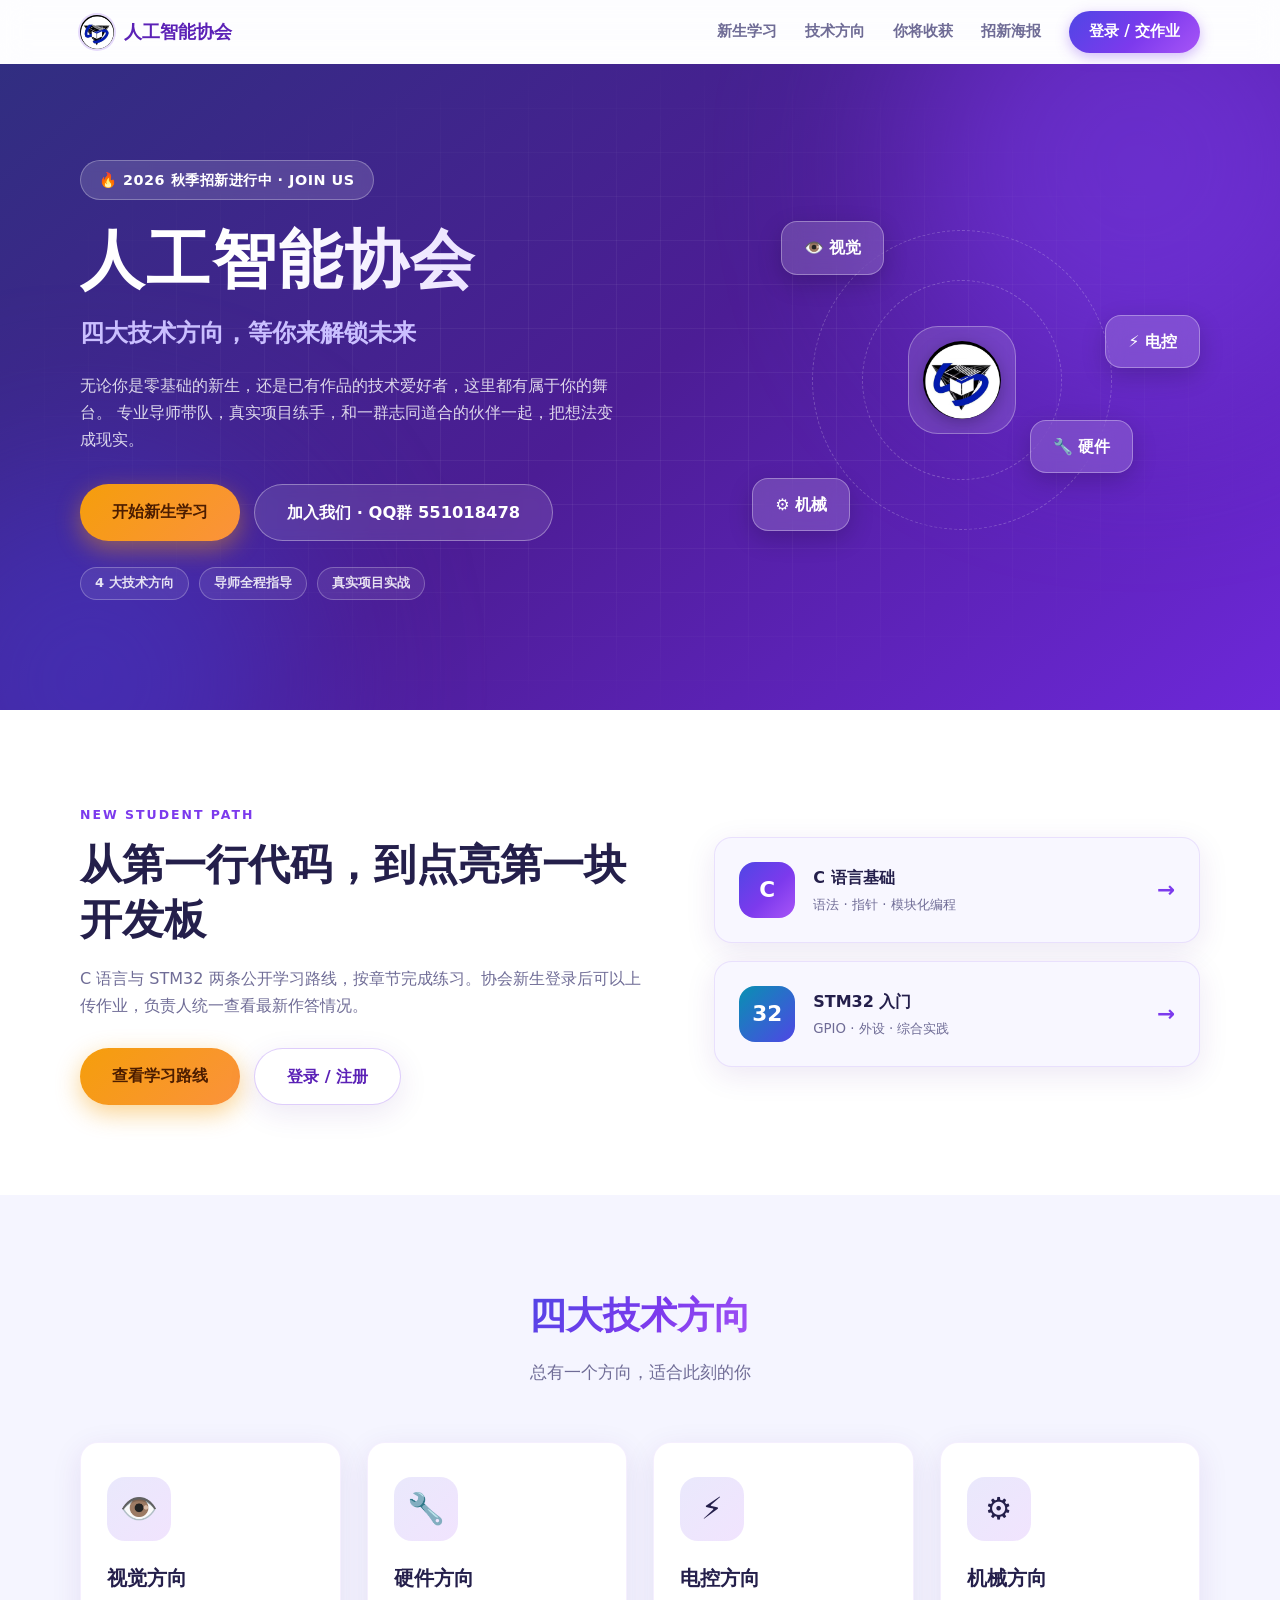
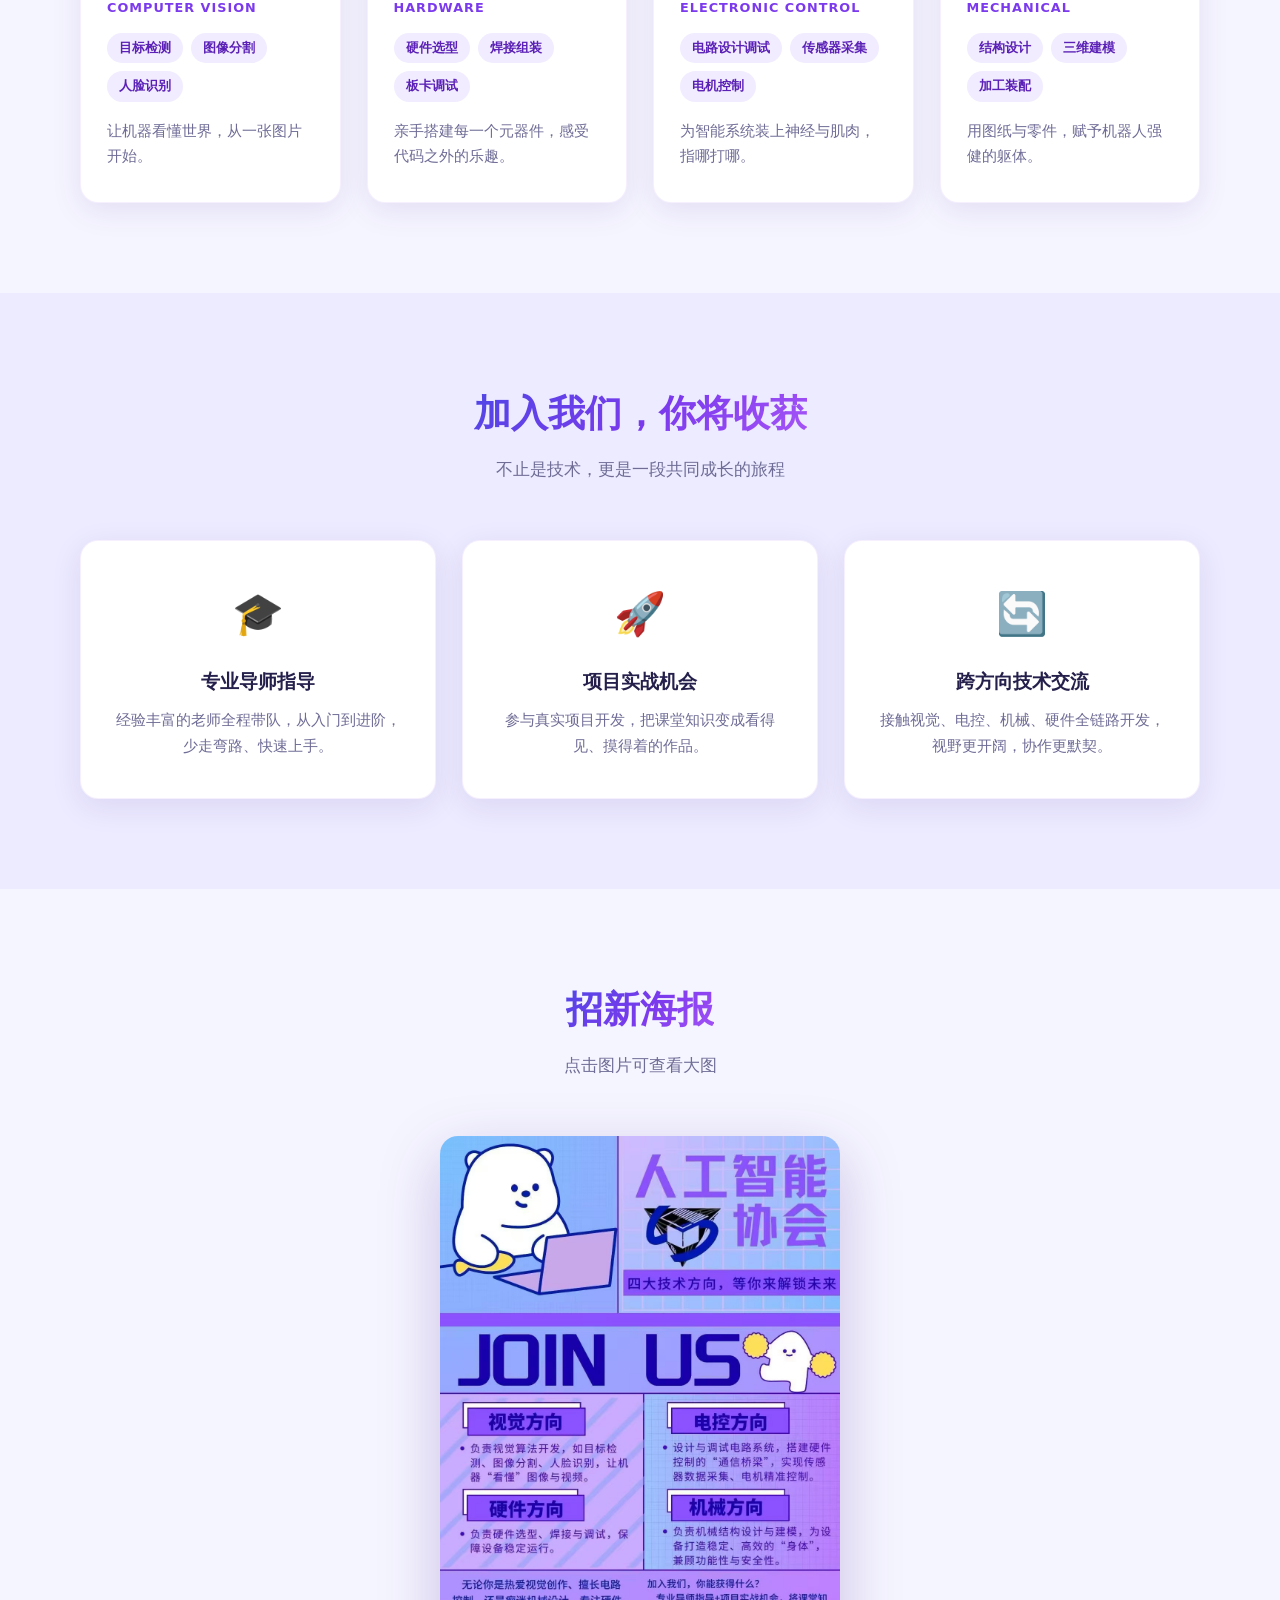
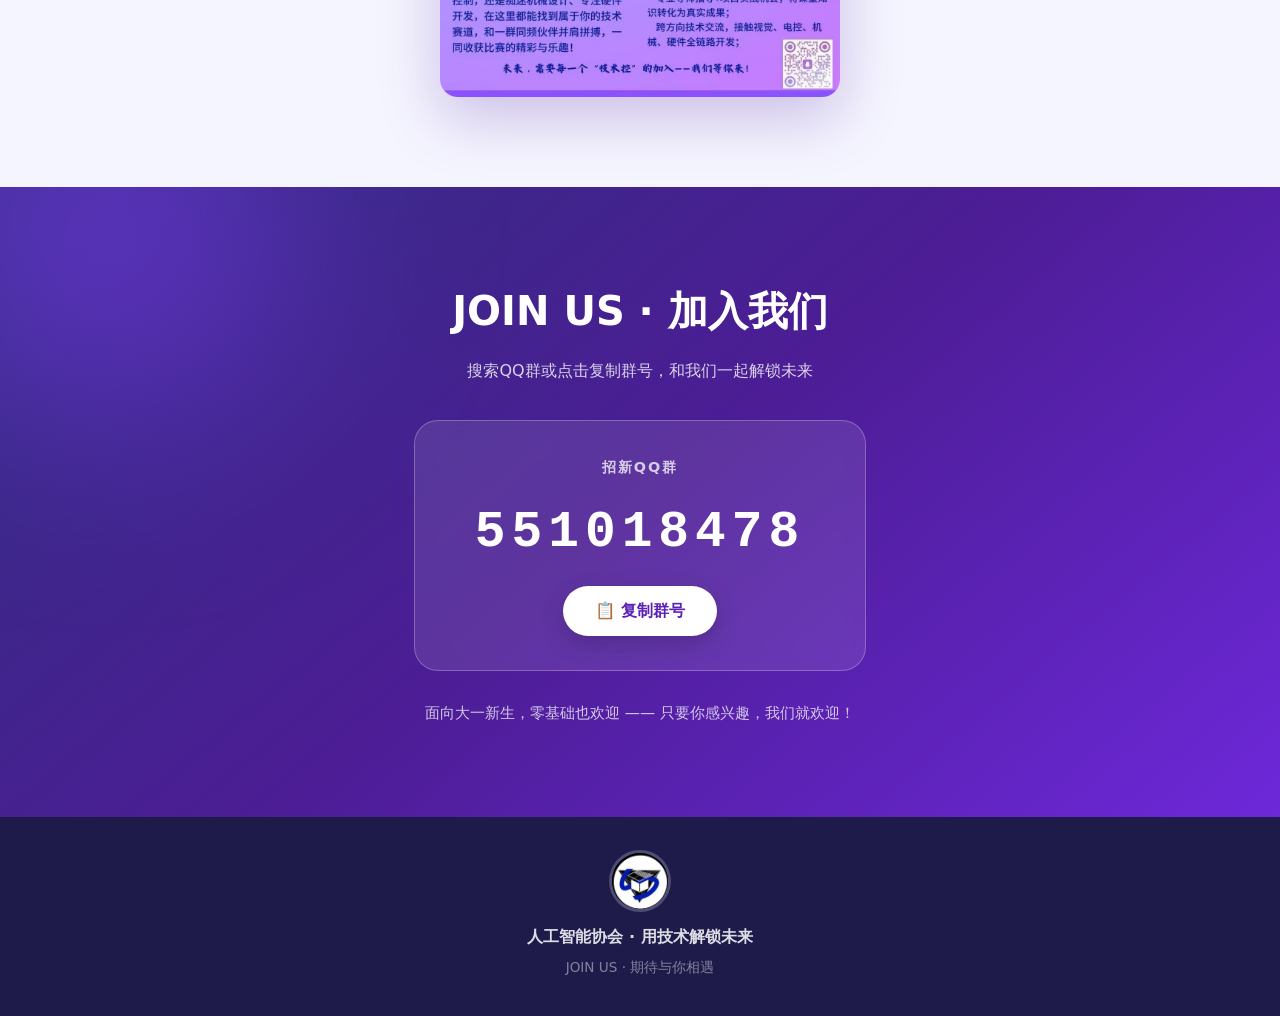
<file: index.html>
<!DOCTYPE html>
<html lang="zh-CN" class="no-js">
<head>
  <meta charset="UTF-8">
  <meta name="viewport" content="width=device-width, initial-scale=1.0">
  <title>人工智能协会 · 2026 招新 | 四大技术方向，等你来解锁未来</title>
  <meta name="description" content="人工智能协会秋季招新！视觉、硬件、电控、机械四大技术方向，专业导师指导 + 项目实战机会，零基础也能加入。招新QQ群：551018478">
  <link rel="icon" href="assets/favicon.png" type="image/png">
  <link rel="stylesheet" href="css/style.css">
</head>
<body id="top">

  <!-- 顶部导航 -->
  <header class="navbar" id="navbar">
    <div class="container nav-inner">
      <a class="brand" href="#top">
        <img class="brand-logo" src="assets/logo.jpg" alt="人工智能协会会徽">
        <span class="brand-name">人工智能协会</span>
      </a>
      <nav class="nav-links">
        <a href="learn.html">新生学习</a>
        <a href="#directions">技术方向</a>
        <a href="#benefits">你将收获</a>
        <a href="#poster">招新海报</a>
        <a href="account.html" class="nav-cta">登录 / 交作业</a>
      </nav>
    </div>
  </header>

  <!-- 首屏 -->
  <section class="hero">
    <div class="hero-bg" aria-hidden="true">
      <div class="glow glow-1"></div>
      <div class="glow glow-2"></div>
      <div class="grid-overlay"></div>
    </div>
    <div class="container hero-inner">
      <div class="hero-text">
        <span class="hero-badge reveal">🔥 2026 秋季招新进行中 · JOIN US</span>
        <h1 class="reveal">人工智能协会</h1>
        <p class="hero-slogan reveal">四大技术方向，等你来解锁未来</p>
        <p class="hero-desc reveal">
          无论你是零基础的新生，还是已有作品的技术爱好者，这里都有属于你的舞台。
          专业导师带队，真实项目练手，和一群志同道合的伙伴一起，把想法变成现实。
        </p>
        <div class="hero-actions reveal">
          <a href="learn.html" class="btn btn-primary btn-lg">开始新生学习</a>
          <a href="#join" class="btn btn-ghost btn-lg">加入我们 · QQ群 551018478</a>
        </div>
        <div class="hero-tags reveal">
          <span>4 大技术方向</span>
          <span>导师全程指导</span>
          <span>真实项目实战</span>
        </div>
      </div>
      <div class="hero-visual reveal" aria-hidden="true">
        <div class="orbit-ring ring-1"></div>
        <div class="orbit-ring ring-2"></div>
        <div class="float-card fc-1">👁️ 视觉</div>
        <div class="float-card fc-2">⚡ 电控</div>
        <div class="float-card fc-3">⚙️ 机械</div>
        <div class="float-card fc-4">🔧 硬件</div>
        <div class="core-badge"><img src="assets/logo.jpg" alt="人工智能协会会徽"></div>
      </div>
    </div>
  </section>

  <!-- 新生学习 -->
  <section class="section learning-entry" id="learning">
    <div class="container learning-entry-inner">
      <div class="learning-entry-copy reveal">
        <span class="eyebrow">NEW STUDENT PATH</span>
        <h2>从第一行代码，到点亮第一块开发板</h2>
        <p>C 语言与 STM32 两条公开学习路线，按章节完成练习。协会新生登录后可以上传作业，负责人统一查看最新作答情况。</p>
        <div class="hero-actions">
          <a class="btn btn-primary btn-lg" href="learn.html">查看学习路线</a>
          <a class="btn btn-outline btn-lg" href="account.html">登录 / 注册</a>
        </div>
      </div>
      <div class="learning-paths reveal">
        <a class="learning-path" href="learn.html?course=c-language">
          <span class="learning-path-icon">C</span>
          <span><strong>C 语言基础</strong><small>语法 · 指针 · 模块化编程</small></span>
          <b aria-hidden="true">→</b>
        </a>
        <a class="learning-path" href="learn.html?course=stm32">
          <span class="learning-path-icon stm32">32</span>
          <span><strong>STM32 入门</strong><small>GPIO · 外设 · 综合实践</small></span>
          <b aria-hidden="true">→</b>
        </a>
      </div>
    </div>
  </section>

  <!-- 四大技术方向 -->
  <section class="section" id="directions">
    <div class="container">
      <div class="section-head reveal">
        <h2>四大技术方向</h2>
        <p>总有一个方向，适合此刻的你</p>
      </div>
      <div class="grid-4">
        <div class="dir-card reveal">
          <div class="dir-icon">👁️</div>
          <h3>视觉方向</h3>
          <p class="dir-en">Computer Vision</p>
          <ul class="dir-tags">
            <li>目标检测</li>
            <li>图像分割</li>
            <li>人脸识别</li>
          </ul>
          <p class="dir-desc">让机器看懂世界，从一张图片开始。</p>
        </div>
        <div class="dir-card reveal">
          <div class="dir-icon">🔧</div>
          <h3>硬件方向</h3>
          <p class="dir-en">Hardware</p>
          <ul class="dir-tags">
            <li>硬件选型</li>
            <li>焊接组装</li>
            <li>板卡调试</li>
          </ul>
          <p class="dir-desc">亲手搭建每一个元器件，感受代码之外的乐趣。</p>
        </div>
        <div class="dir-card reveal">
          <div class="dir-icon">⚡</div>
          <h3>电控方向</h3>
          <p class="dir-en">Electronic Control</p>
          <ul class="dir-tags">
            <li>电路设计调试</li>
            <li>传感器采集</li>
            <li>电机控制</li>
          </ul>
          <p class="dir-desc">为智能系统装上神经与肌肉，指哪打哪。</p>
        </div>
        <div class="dir-card reveal">
          <div class="dir-icon">⚙️</div>
          <h3>机械方向</h3>
          <p class="dir-en">Mechanical</p>
          <ul class="dir-tags">
            <li>结构设计</li>
            <li>三维建模</li>
            <li>加工装配</li>
          </ul>
          <p class="dir-desc">用图纸与零件，赋予机器人强健的躯体。</p>
        </div>
      </div>
    </div>
  </section>

  <!-- 加入收获 -->
  <section class="section section-alt" id="benefits">
    <div class="container">
      <div class="section-head reveal">
        <h2>加入我们，你将收获</h2>
        <p>不止是技术，更是一段共同成长的旅程</p>
      </div>
      <div class="grid-3">
        <div class="benefit-card reveal">
          <div class="benefit-icon">🎓</div>
          <h3>专业导师指导</h3>
          <p>经验丰富的老师全程带队，从入门到进阶，少走弯路、快速上手。</p>
        </div>
        <div class="benefit-card reveal">
          <div class="benefit-icon">🚀</div>
          <h3>项目实战机会</h3>
          <p>参与真实项目开发，把课堂知识变成看得见、摸得着的作品。</p>
        </div>
        <div class="benefit-card reveal">
          <div class="benefit-icon">🔄</div>
          <h3>跨方向技术交流</h3>
          <p>接触视觉、电控、机械、硬件全链路开发，视野更开阔，协作更默契。</p>
        </div>
      </div>
    </div>
  </section>

  <!-- 招新海报 -->
  <section class="section" id="poster">
    <div class="container">
      <div class="section-head reveal">
        <h2>招新海报</h2>
        <p>点击图片可查看大图</p>
      </div>
      <a class="poster-wrap reveal" href="assets/poster.jpg" target="_blank" rel="noopener">
        <img src="assets/poster.jpg" alt="人工智能协会招新海报">
      </a>
    </div>
  </section>

  <!-- 加入我们 -->
  <section class="section join" id="join">
    <div class="container join-inner">
      <h2 class="reveal">JOIN US · 加入我们</h2>
      <p class="join-sub reveal">搜索QQ群或点击复制群号，和我们一起解锁未来</p>
      <div class="qq-box reveal">
        <div class="qq-label">招新QQ群</div>
        <div class="qq-number" id="qqNumber">551018478</div>
        <button class="btn btn-light btn-lg" id="copyQQBtn" type="button">📋 复制群号</button>
      </div>
      <p class="join-tip reveal">面向大一新生，零基础也欢迎 —— 只要你感兴趣，我们就欢迎！</p>
    </div>
  </section>

  <!-- 页脚 -->
  <footer class="footer">
    <div class="container">
      <img class="footer-logo" src="assets/logo.jpg" alt="人工智能协会会徽">
      <p>人工智能协会 · 用技术解锁未来</p>
      <p class="footer-sub">JOIN US · 期待与你相遇</p>
    </div>
  </footer>

  <script src="js/main.js"></script>
  <script src="js/sw-register.js"></script>
</body>
</html>
</file>
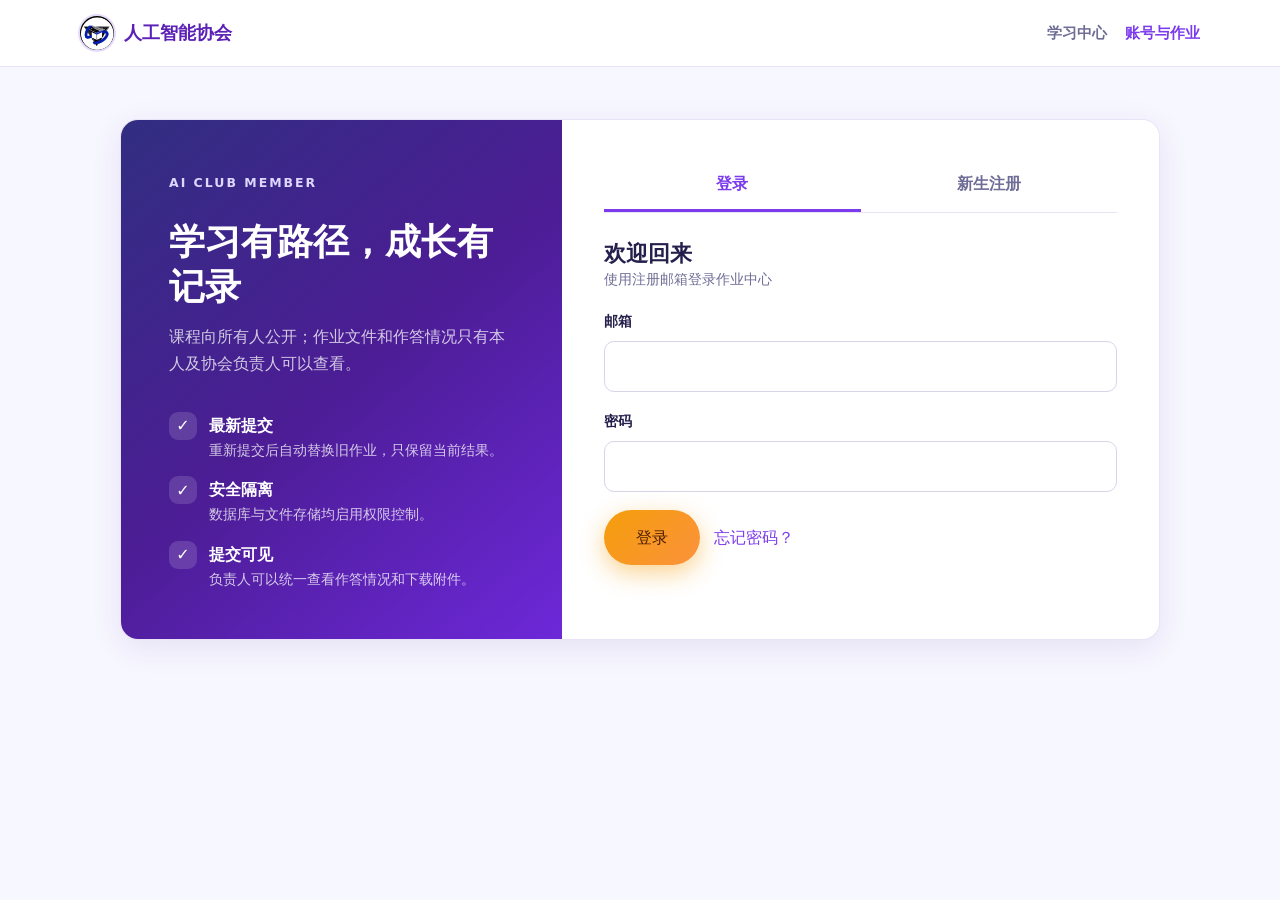
<file: account.html>
<!DOCTYPE html>
<html lang="zh-CN">
<head>
  <meta charset="UTF-8">
  <meta name="viewport" content="width=device-width, initial-scale=1.0">
  <title>账号与作业 · 人工智能协会</title>
  <meta name="description" content="人工智能协会新生注册与作业提交中心。">
  <link rel="icon" href="assets/favicon.png" type="image/png">
  <link rel="stylesheet" href="css/style.css">
  <link rel="stylesheet" href="css/portal.css">
</head>
<body class="portal-page">
  <header class="portal-nav">
    <div class="container portal-nav-inner">
      <a class="brand" href="index.html"><img class="brand-logo" src="assets/logo.jpg" alt="人工智能协会会徽"><span class="brand-name">人工智能协会</span></a>
      <nav class="portal-nav-actions" aria-label="主要导航"><a href="learn.html">学习中心</a><a class="active" href="account.html">账号与作业</a><a id="adminLink" class="hidden" href="admin.html">管理后台</a></nav>
    </div>
  </header>

  <div class="container"><div id="globalNotice" class="notice setup-banner hidden" role="status"></div></div>

  <main id="authCheckingView" class="portal-main">
    <div class="container"><div class="portal-card loading">正在验证登录状态…</div></div>
  </main>

  <main id="authView" class="hidden">
    <section class="portal-card auth-shell">
      <div class="auth-aside">
        <span class="eyebrow" style="color:#ddd6fe">AI CLUB MEMBER</span>
        <h1>学习有路径，成长有记录</h1>
        <p>课程向所有人公开；作业文件和作答情况只有本人及协会负责人可以查看。</p>
        <div class="auth-points">
          <div class="auth-point"><span>✓</span><div><strong>最新提交</strong><p class="small">重新提交后自动替换旧作业，只保留当前结果。</p></div></div>
          <div class="auth-point"><span>✓</span><div><strong>安全隔离</strong><p class="small">数据库与文件存储均启用权限控制。</p></div></div>
          <div class="auth-point"><span>✓</span><div><strong>提交可见</strong><p class="small">负责人可以统一查看作答情况和下载附件。</p></div></div>
        </div>
      </div>
      <div class="auth-panel">
        <div class="tab-list" id="authTabs"><button type="button" data-auth-tab="login" class="active">登录</button><button type="button" data-auth-tab="register">新生注册</button></div>

        <form id="loginForm" class="stack">
          <div><h2>欢迎回来</h2><p class="muted small">使用注册邮箱登录作业中心</p></div>
          <div class="field"><label for="loginEmail">邮箱</label><input id="loginEmail" name="email" type="email" autocomplete="email" required></div>
          <div class="field"><label for="loginPassword">密码</label><input id="loginPassword" name="password" type="password" autocomplete="current-password" minlength="8" required></div>
          <div id="loginMessage" class="notice hidden" role="status"></div>
          <div class="form-actions"><button class="btn btn-primary btn-lg" type="submit">登录</button><button class="text-button" id="forgotButton" type="button">忘记密码？</button></div>
        </form>

        <form id="registerForm" class="stack hidden">
          <div><h2>新生注册</h2><p class="muted small">填写本届邀请码，注册成功后可直接进入作业中心</p></div>
          <div class="form-grid">
            <div class="field"><label for="regEmail">邮箱</label><input id="regEmail" name="email" type="email" autocomplete="email" maxlength="254" required></div>
            <div class="field"><label for="regName">真实姓名</label><input id="regName" name="fullName" maxlength="50" autocomplete="name" required></div>
            <div class="field"><label for="regStudentId">学号</label><input id="regStudentId" name="studentId" maxlength="30" inputmode="numeric" required></div>
            <div class="field"><label for="regMajor">专业班级</label><input id="regMajor" name="majorClass" maxlength="80" placeholder="如：自动化 2601 班" required></div>
            <div class="field"><label for="regQQ">QQ</label><input id="regQQ" name="qq" inputmode="numeric" pattern="[1-9][0-9]{4,11}" maxlength="12" required></div>
            <div class="field"><label for="regInvite">本届邀请码</label><input id="regInvite" name="inviteCode" type="password" maxlength="64" autocomplete="off" required></div>
            <div class="field"><label for="regPassword">密码</label><input id="regPassword" name="password" type="password" minlength="8" maxlength="72" autocomplete="new-password" required><span class="field-help">至少 8 位，不要与其他网站共用密码</span></div>
            <div class="field"><label for="regPasswordConfirm">确认密码</label><input id="regPasswordConfirm" name="passwordConfirm" type="password" minlength="8" maxlength="72" autocomplete="new-password" required></div>
            <label class="check-row field full"><input name="privacyAccepted" type="checkbox" required><span>我已阅读<a href="privacy.html" target="_blank">个人信息说明</a>，同意协会负责人为成员识别、查看作答情况和必要联系使用上述信息。</span></label>
          </div>
          <div id="registerMessage" class="notice hidden" role="status"></div>
          <div class="form-actions"><button class="btn btn-primary btn-lg" type="submit">注册并进入作业中心</button></div>
        </form>

        <form id="recoverForm" class="stack hidden">
          <div><h2>重置密码</h2><p class="muted small">输入注册邮箱，我们会发送密码重置链接。</p></div>
          <div class="field"><label for="recoverEmail">邮箱</label><input id="recoverEmail" name="email" type="email" autocomplete="email" required></div>
          <div id="recoverMessage" class="notice hidden" role="status"></div>
          <div class="form-actions"><button class="btn btn-primary btn-lg" type="submit">发送重置邮件</button><button class="text-button" data-back-login type="button">返回登录</button></div>
        </form>

        <form id="newPasswordForm" class="stack hidden">
          <div><h2>设置新密码</h2><p class="muted small">新密码至少 8 位。</p></div>
          <div class="field"><label for="newPassword">新密码</label><input id="newPassword" name="password" type="password" minlength="8" maxlength="72" autocomplete="new-password" required></div>
          <div class="field"><label for="newPasswordConfirm">确认新密码</label><input id="newPasswordConfirm" name="passwordConfirm" type="password" minlength="8" maxlength="72" autocomplete="new-password" required></div>
          <div id="newPasswordMessage" class="notice hidden" role="status"></div>
          <button class="btn btn-primary btn-lg" type="submit">保存新密码</button>
        </form>
      </div>
    </section>
  </main>

  <main id="dashboardView" class="portal-main hidden">
    <div class="container">
      <div class="dashboard-head split"><div><span class="eyebrow">MEMBER CENTER</span><h1 id="welcomeTitle">我的学习中心</h1><p class="muted" id="profileSummary"></p></div><button id="signOutButton" class="btn btn-outline btn-lg" type="button">退出登录</button></div>
      <div class="dashboard-layout">
        <nav class="portal-card dashboard-menu" id="dashboardMenu">
          <button class="active" type="button" data-panel="tasks">📚 作业任务</button>
          <button type="button" data-panel="submissions">📦 提交记录</button>
          <button type="button" data-panel="profile">👤 个人资料</button>
          <a href="learn.html">↗ 公开课程</a>
        </nav>
        <div>
          <section id="tasksPanel" data-dashboard-panel class="stack">
            <div class="stat-grid" id="studentStats"></div>
            <div class="portal-card portal-card-pad"><div class="split"><div><h2>课程任务</h2><p class="muted small">选择任务提交或查看最新状态</p></div></div><div id="taskList" class="task-list" style="margin-top:20px"></div></div>
          </section>
          <section id="submissionsPanel" data-dashboard-panel class="portal-card portal-card-pad hidden"><h2>当前提交记录</h2><p class="muted small">每个任务只保留最新一次提交</p><div id="submissionList" class="submission-list" style="margin-top:20px"></div></section>
          <section id="profilePanel" data-dashboard-panel class="portal-card portal-card-pad hidden"><h2>个人资料与隐私</h2><div id="profileDetails" class="stack" style="margin-top:20px"></div></section>
        </div>
      </div>
    </div>
  </main>

  <div id="submitModal" class="modal-backdrop hidden" role="dialog" aria-modal="true" aria-labelledby="submitModalTitle">
    <form id="submissionForm" class="modal">
      <div class="modal-head"><div><span class="eyebrow">SUBMISSION</span><h2 id="submitModalTitle">提交作业</h2><p id="submitModalDescription" class="muted small"></p></div><button class="icon-button" type="button" data-close-modal aria-label="关闭">✕</button></div>
      <div class="stack">
        <div class="field"><label for="repositoryUrl">链接（代码仓库 / 演示视频，选填）</label><input id="repositoryUrl" name="repositoryUrl" type="url" maxlength="500" placeholder="演示视频上传飞书后粘贴分享链接；或填 https://github.com/... 代码地址"></div>
        <div class="field"><label for="submissionDescription">作业说明（选填）</label><textarea id="submissionDescription" name="description" maxlength="2000" placeholder="可以补充运行方法或其他说明"></textarea><span class="field-help">最多 2000 字</span></div>
        <div class="field"><label for="submissionFiles">附件</label><input id="submissionFiles" name="files" type="file" accept=".zip,.pdf,.png,.jpg,.jpeg,application/zip,application/pdf,image/png,image/jpeg" multiple required><span class="field-help">ZIP / PDF / PNG / JPEG；最多 5 个文件，总计不超过 20MB</span></div>
        <div id="fileSummary" class="muted small"></div>
        <div id="submissionMessage" class="notice hidden" role="status"></div>
        <div class="form-actions"><button id="submitHomeworkButton" class="btn btn-primary btn-lg" type="submit">确认提交</button><button class="btn btn-outline btn-lg" type="button" data-close-modal>取消</button></div>
      </div>
    </form>
  </div>

  <script src="js/supabase-config.js"></script>
  <script src="js/supabase-api.js"></script>
  <script src="js/course-content.js"></script>
  <script src="js/account.js"></script>
  <script src="js/sw-register.js"></script>
</body>
</html>
</file>
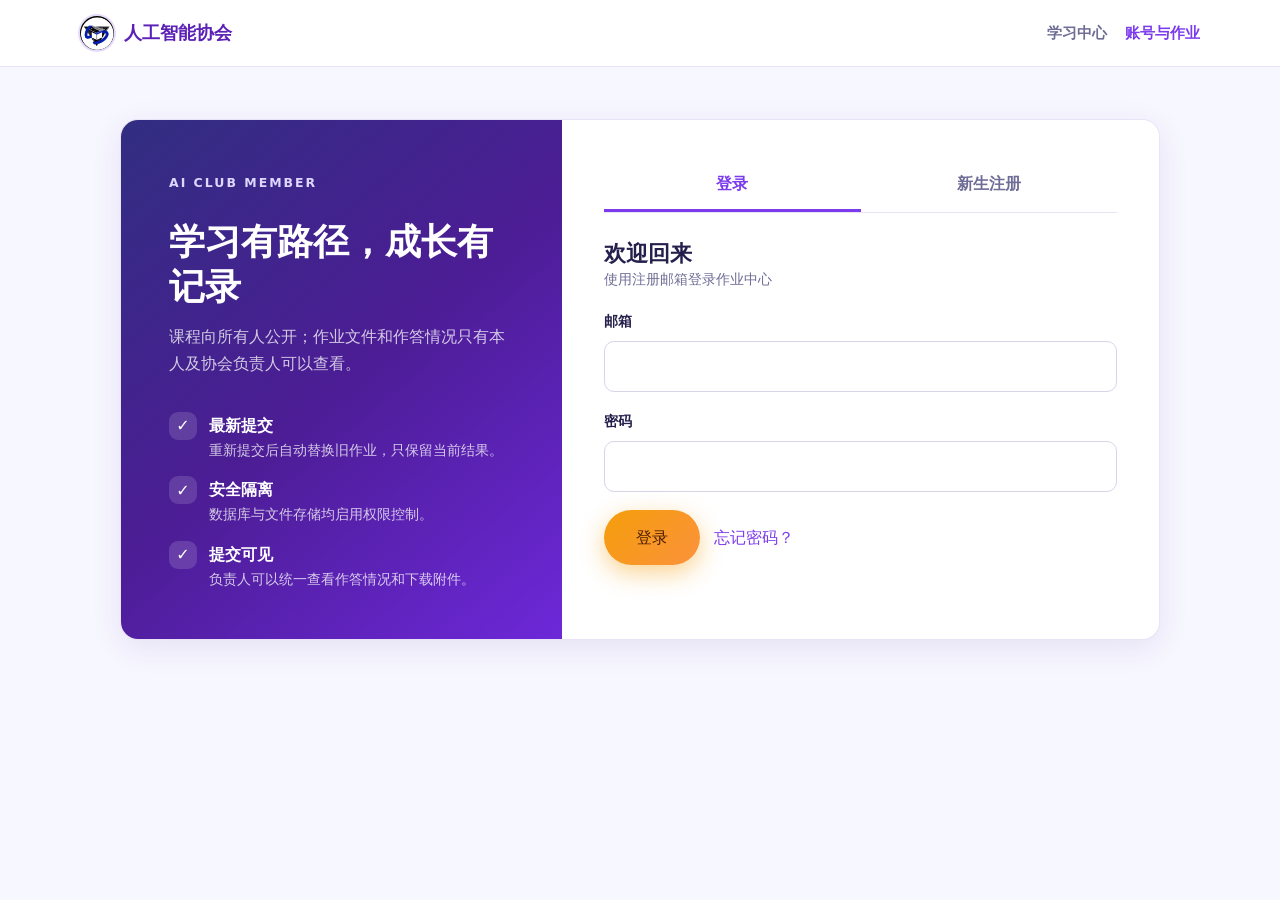
<file: admin.html>
<!DOCTYPE html>
<html lang="zh-CN">
<head>
  <meta charset="UTF-8"><meta name="viewport" content="width=device-width,initial-scale=1.0">
  <title>负责人后台 · 人工智能协会</title>
  <meta name="robots" content="noindex,nofollow">
  <link rel="icon" href="assets/favicon.png" type="image/png"><link rel="stylesheet" href="css/style.css"><link rel="stylesheet" href="css/portal.css">
</head>
<body class="portal-page">
  <header class="portal-nav"><div class="container portal-nav-inner"><a class="brand" href="index.html"><img class="brand-logo" src="assets/logo.jpg" alt="人工智能协会会徽"><span class="brand-name">负责人后台</span></a><nav class="portal-nav-actions"><a href="learn.html">学习中心</a><a href="account.html">学生中心</a><a class="active" href="admin.html">管理后台</a><button id="adminSignOut" class="text-button" type="button">退出</button></nav></div></header>
  <main class="portal-main"><div class="container">
    <div id="adminNotice" class="notice hidden" role="status"></div>
    <div id="adminLoading" class="portal-card loading">正在验证管理员身份…</div>
    <div id="adminApp" class="hidden">
      <div class="dashboard-head"><span class="eyebrow">ADMIN CONSOLE</span><h1>新生作答情况</h1><p class="muted">仅查看提交情况与附件，不包含批改、评分或反馈功能。</p></div>
      <div class="stat-grid" id="adminStats"></div>
      <div class="dashboard-layout" style="margin-top:26px">
        <nav class="portal-card dashboard-menu" id="adminMenu">
          <button class="active" type="button" data-admin-panel="submissions">📦 作业提交</button>
          <button type="button" data-admin-panel="students">👥 新生名单</button>
          <button type="button" data-admin-panel="invites">🔑 届别邀请码</button>
          <button type="button" data-admin-panel="deletions">🗑 删除申请</button>
        </nav>
        <div>
          <section id="submissionsPanel" data-admin-content>
            <div class="portal-card admin-toolbar">
              <div class="field"><label for="filterCohort">届别</label><select id="filterCohort"><option value="">全部届别</option></select></div>
              <div class="field"><label for="filterCourse">课程</label><select id="filterCourse"><option value="">全部课程</option></select></div>
              <div class="field"><label for="filterAssignment">任务</label><select id="filterAssignment"><option value="">全部任务</option></select></div>
              <div class="field"><label for="filterStudent">学生</label><input id="filterStudent" type="search" placeholder="姓名 / 学号 / 班级"></div>
              <div class="field"><label>&nbsp;</label><button id="resetFilters" class="btn btn-outline" type="button">清空筛选</button></div>
            </div>
            <div id="adminSubmissionList" class="admin-list"></div>
          </section>
          <section id="studentsPanel" data-admin-content class="portal-card portal-card-pad hidden"><div class="split"><div><h2>新生名单</h2><p class="muted small">按注册时间排序，并汇总提交任务数</p></div></div><div id="studentList" class="admin-list" style="margin-top:20px"></div></section>
          <section id="invitesPanel" data-admin-content class="stack hidden">
            <form id="inviteForm" class="portal-card portal-card-pad stack"><div><h2>设置届别邀请码</h2><p class="muted small">同一届新设置邀请码时，旧邀请码会自动停用；邀请码本身不会保存到数据库。</p></div><div class="form-grid"><div class="field"><label for="inviteCohort">届别名称</label><input id="inviteCohort" name="cohortLabel" maxlength="40" placeholder="如：2026 级" required></div><div class="field"><label for="inviteCode">新邀请码</label><input id="inviteCode" name="code" type="password" minlength="10" maxlength="64" autocomplete="new-password" required><span class="field-help">建议至少 12 位，包含字母和数字</span></div></div><div id="inviteMessage" class="notice hidden"></div><div><button class="btn btn-primary btn-lg" type="submit">保存并启用</button></div></form>
            <div class="portal-card portal-card-pad"><h2>邀请码状态</h2><div id="inviteList" style="margin-top:14px"></div></div>
          </section>
          <section id="deletionsPanel" data-admin-content class="portal-card portal-card-pad hidden"><h2>账号删除申请</h2><p class="notice warning" style="margin-top:12px">为防止浏览器持有高权限密钥，本页不直接删除认证账号。负责人核实身份后请在 Supabase Dashboard 的 Authentication → Users 中删除；相关资料会级联删除。</p><div id="deletionList" class="admin-list" style="margin-top:20px"></div></section>
        </div>
      </div>
    </div>
  </div></main>

  <div id="submissionDetailModal" class="modal-backdrop hidden" role="dialog" aria-modal="true" aria-labelledby="detailTitle"><div class="modal"><div class="modal-head"><div><span class="eyebrow">SUBMISSION DETAIL</span><h2 id="detailTitle">提交详情</h2></div><button class="icon-button" type="button" data-close-detail aria-label="关闭">✕</button></div><div id="detailBody" class="stack"></div></div></div>

  <script src="js/supabase-config.js"></script><script src="js/supabase-api.js"></script><script src="js/course-content.js"></script><script src="js/admin.js"></script>
  <script src="js/sw-register.js"></script>
</body></html>
</file>
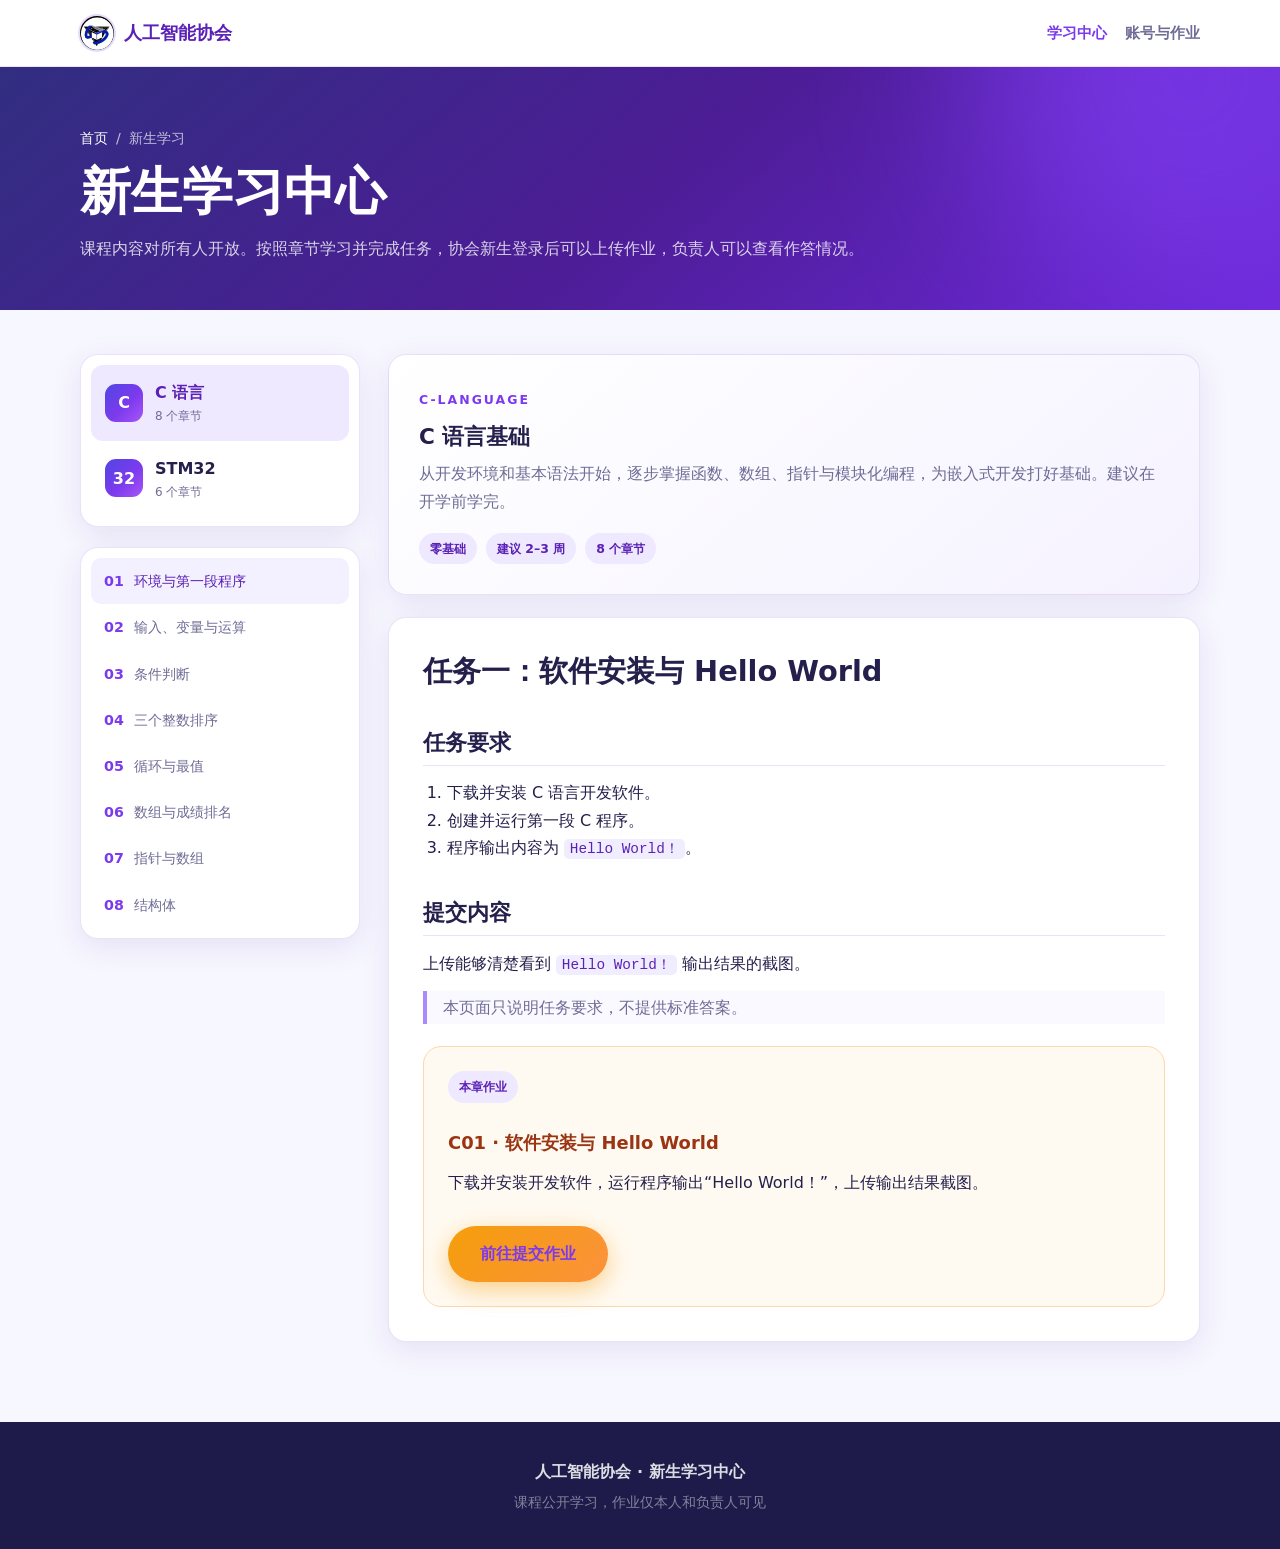
<file: learn.html>
<!DOCTYPE html>
<html lang="zh-CN">
<head>
  <meta charset="UTF-8">
  <meta name="viewport" content="width=device-width, initial-scale=1.0">
  <title>新生学习中心 · 人工智能协会</title>
  <meta name="description" content="人工智能协会 C 语言与 STM32 新生公开学习路线。">
  <link rel="icon" href="assets/favicon.png" type="image/png">
  <link rel="stylesheet" href="css/style.css">
  <link rel="stylesheet" href="css/portal.css">
</head>
<body class="portal-page">
  <header class="portal-nav">
    <div class="container portal-nav-inner">
      <a class="brand" href="index.html"><img class="brand-logo" src="assets/logo.jpg" alt="人工智能协会会徽"><span class="brand-name">人工智能协会</span></a>
      <nav class="portal-nav-actions" aria-label="主要导航">
        <a class="active" href="learn.html">学习中心</a>
        <a href="account.html" id="accountLink">账号与作业</a>
      </nav>
    </div>
  </header>

  <section class="portal-hero">
    <div class="container">
      <div class="breadcrumb"><a href="index.html">首页</a><span>/</span><span>新生学习</span></div>
      <h1>新生学习中心</h1>
      <p>课程内容对所有人开放。按照章节学习并完成任务，协会新生登录后可以上传作业，负责人可以查看作答情况。</p>
    </div>
  </section>

  <main class="portal-main">
    <div class="container">
      <div id="setupNotice" class="notice warning setup-banner hidden">作业系统尚未连接 Supabase；公开课程仍可正常学习。</div>
      <div class="portal-grid">
        <aside class="portal-sidebar">
          <div class="portal-card course-switcher" id="courseSwitcher" aria-label="课程选择"></div>
          <nav class="portal-card chapter-nav" id="chapterNav" aria-label="章节目录"></nav>
        </aside>
        <div id="courseMain" aria-live="polite"><div class="portal-card loading">正在加载课程…</div></div>
      </div>
    </div>
  </main>

  <footer class="footer"><div class="container"><p>人工智能协会 · 新生学习中心</p><p class="footer-sub">课程公开学习，作业仅本人和负责人可见</p></div></footer>

  <script src="js/supabase-config.js"></script>
  <script src="js/supabase-api.js"></script>
  <script src="js/course-content.js"></script>
  <script src="js/learn.js"></script>
  <script src="js/sw-register.js"></script>
</body>
</html>
</file>
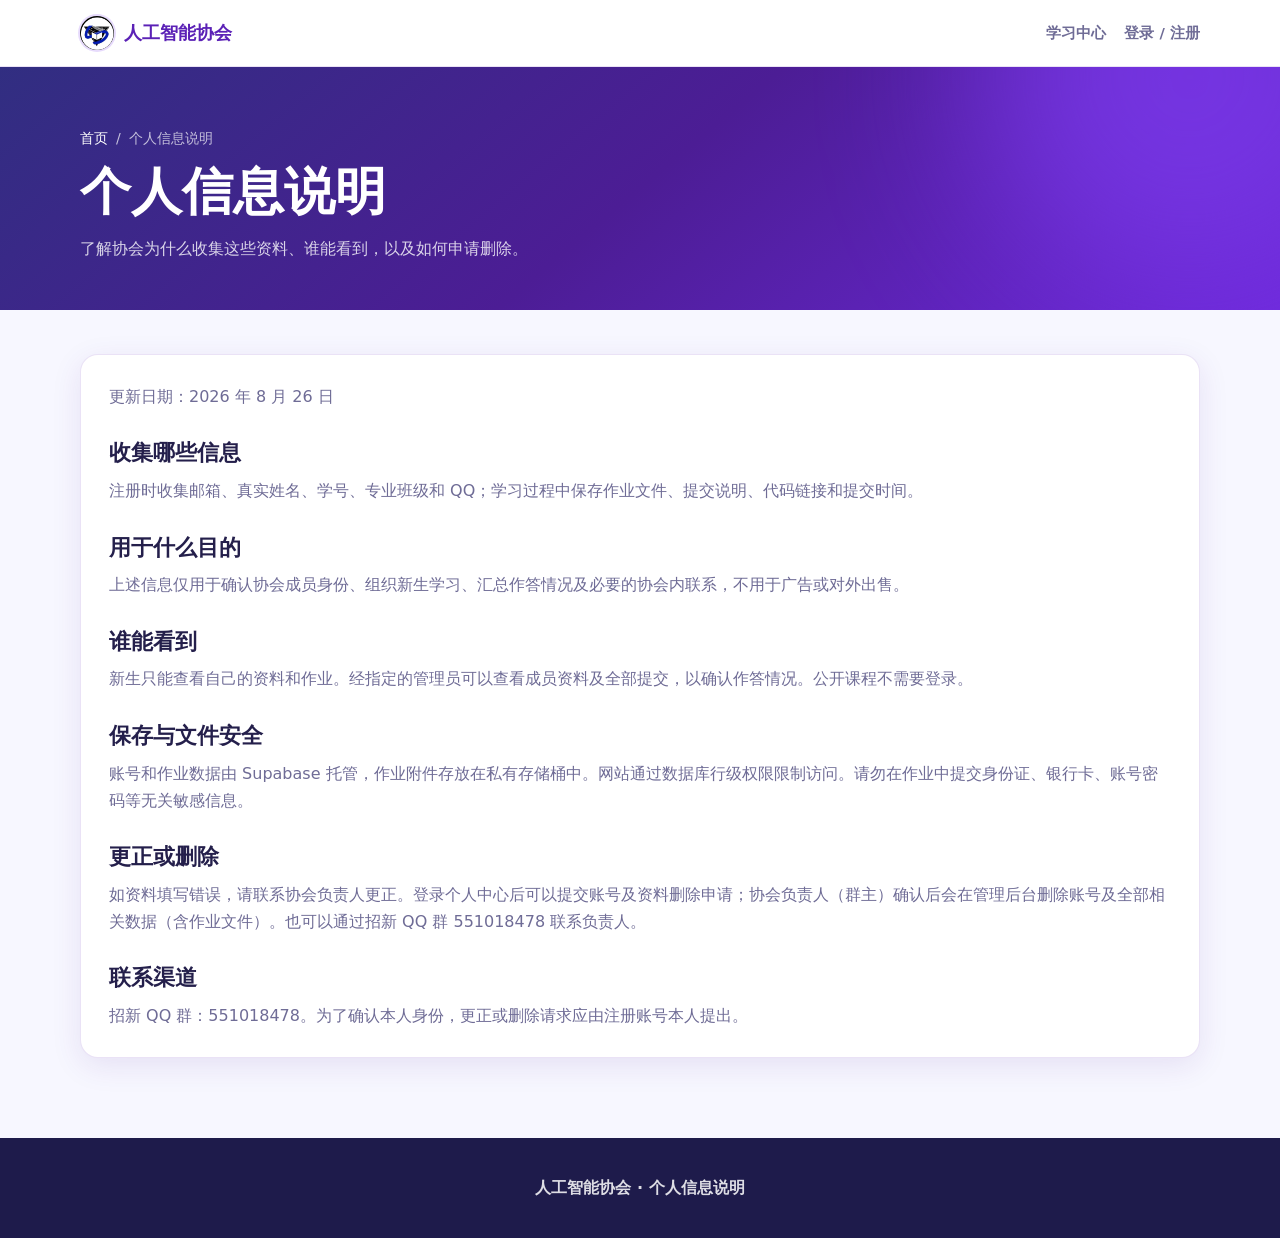
<file: privacy.html>
<!DOCTYPE html>
<html lang="zh-CN">
<head><meta charset="UTF-8"><meta name="viewport" content="width=device-width,initial-scale=1"><title>个人信息说明 · 人工智能协会</title><link rel="icon" href="assets/favicon.png" type="image/png"><link rel="stylesheet" href="css/style.css"><link rel="stylesheet" href="css/portal.css"></head>
<body class="portal-page">
  <header class="portal-nav"><div class="container portal-nav-inner"><a class="brand" href="index.html"><img class="brand-logo" src="assets/logo.jpg" alt="人工智能协会会徽"><span class="brand-name">人工智能协会</span></a><nav class="portal-nav-actions"><a href="learn.html">学习中心</a><a href="account.html">登录 / 注册</a></nav></div></header>
  <section class="portal-hero"><div class="container"><div class="breadcrumb"><a href="index.html">首页</a><span>/</span><span>个人信息说明</span></div><h1>个人信息说明</h1><p>了解协会为什么收集这些资料、谁能看到，以及如何申请删除。</p></div></section>
  <main class="portal-main"><article class="container portal-card portal-card-pad privacy-copy">
    <p>更新日期：2026 年 8 月 26 日</p>
    <h2>收集哪些信息</h2><p>注册时收集邮箱、真实姓名、学号、专业班级和 QQ；学习过程中保存作业文件、提交说明、代码链接和提交时间。</p>
    <h2>用于什么目的</h2><p>上述信息仅用于确认协会成员身份、组织新生学习、汇总作答情况及必要的协会内联系，不用于广告或对外出售。</p>
    <h2>谁能看到</h2><p>新生只能查看自己的资料和作业。经指定的管理员可以查看成员资料及全部提交，以确认作答情况。公开课程不需要登录。</p>
    <h2>保存与文件安全</h2><p>账号和作业数据由 Supabase 托管，作业附件存放在私有存储桶中。网站通过数据库行级权限限制访问。请勿在作业中提交身份证、银行卡、账号密码等无关敏感信息。</p>
    <h2>更正或删除</h2><p>如资料填写错误，请联系协会负责人更正。登录个人中心后可以提交账号及资料删除申请；协会负责人（群主）确认后会在管理后台删除账号及全部相关数据（含作业文件）。也可以通过招新 QQ 群 551018478 联系负责人。</p>
    <h2>联系渠道</h2><p>招新 QQ 群：551018478。为了确认本人身份，更正或删除请求应由注册账号本人提出。</p>
  </article></main>
  <footer class="footer"><div class="container"><p>人工智能协会 · 个人信息说明</p></div></footer>
  <script src="js/sw-register.js"></script>
</body></html>
</file>
<file: css/style.css>
/* ============ 主题变量 ============ */
:root {
  --c-bg: #f5f5ff;
  --c-primary: #7c3aed;
  --c-primary-deep: #5b21b6;
  --c-accent: #4f46e5;
  --c-text: #241f4b;
  --c-text-light: #6f6c96;
  --grad-main: linear-gradient(135deg, #4f46e5 0%, #7c3aed 55%, #a855f7 100%);
  --grad-deep: linear-gradient(140deg, #312e81 0%, #4c1d95 50%, #6d28d9 100%);
  --radius: 18px;
  --shadow-card: 0 8px 30px rgba(76, 29, 149, 0.10);
  --shadow-card-hover: 0 16px 40px rgba(76, 29, 149, 0.18);
}

* { margin: 0; padding: 0; box-sizing: border-box; }

html {
  scroll-behavior: smooth;
  -webkit-text-size-adjust: 100%;
}

body {
  font-family: "PingFang SC", "Microsoft YaHei", "Noto Sans SC", system-ui, -apple-system, sans-serif;
  color: var(--c-text);
  background: var(--c-bg);
  line-height: 1.7;
  overflow-x: hidden;
}

img { max-width: 100%; display: block; }

.container {
  width: min(1120px, 92%);
  margin: 0 auto;
}

section { scroll-margin-top: 72px; }

/* ============ 导航栏 ============ */
.navbar {
  position: sticky;
  top: 0;
  z-index: 100;
  background: rgba(255, 255, 255, 0.82);
  backdrop-filter: blur(14px);
  -webkit-backdrop-filter: blur(14px);
  transition: box-shadow 0.3s ease;
}

.navbar.scrolled {
  box-shadow: 0 2px 20px rgba(49, 46, 129, 0.12);
}

.nav-inner {
  display: flex;
  align-items: center;
  justify-content: space-between;
  height: 64px;
}

.brand {
  display: flex;
  align-items: center;
  gap: 10px;
  text-decoration: none;
  color: var(--c-primary-deep);
  font-weight: 800;
  font-size: 1.15rem;
}

.brand-logo {
  width: 34px; height: 34px;
  border-radius: 50%;
  box-shadow: 0 0 0 2px rgba(124, 58, 237, 0.18);
  object-fit: cover;
}

.nav-links {
  display: flex;
  align-items: center;
  gap: 28px;
}

.nav-links a {
  text-decoration: none;
  color: var(--c-text-light);
  font-size: 0.95rem;
  font-weight: 600;
  transition: color 0.2s ease;
}

.nav-links a:hover { color: var(--c-primary); }

.nav-cta {
  background: var(--grad-main);
  color: #fff !important;
  padding: 8px 20px;
  border-radius: 999px;
  box-shadow: 0 4px 14px rgba(124, 58, 237, 0.35);
}

.nav-cta:hover { opacity: 0.9; }

/* ============ 首屏 Hero ============ */
.hero {
  position: relative;
  background: var(--grad-deep);
  color: #fff;
  padding: 96px 0 110px;
  overflow: hidden;
}

.hero-bg { position: absolute; inset: 0; pointer-events: none; }

.glow {
  position: absolute;
  border-radius: 50%;
  filter: blur(90px);
  opacity: 0.55;
}

.glow-1 {
  width: 480px; height: 480px;
  background: #7c3aed;
  top: -140px; right: -100px;
  animation: drift 9s ease-in-out infinite alternate;
}

.glow-2 {
  width: 420px; height: 420px;
  background: #4338ca;
  bottom: -180px; left: -120px;
  animation: drift 11s ease-in-out infinite alternate-reverse;
}

@keyframes drift {
  from { transform: translate(0, 0) scale(1); }
  to   { transform: translate(40px, 30px) scale(1.12); }
}

.grid-overlay {
  position: absolute;
  inset: 0;
  background-image:
    linear-gradient(rgba(255, 255, 255, 0.05) 1px, transparent 1px),
    linear-gradient(90deg, rgba(255, 255, 255, 0.05) 1px, transparent 1px);
  background-size: 44px 44px;
  mask-image: radial-gradient(ellipse at center, black 30%, transparent 75%);
  -webkit-mask-image: radial-gradient(ellipse at center, black 30%, transparent 75%);
}

.hero-inner {
  position: relative;
  display: grid;
  grid-template-columns: 1.25fr 1fr;
  gap: 48px;
  align-items: center;
}

.hero-badge {
  display: inline-block;
  padding: 7px 18px;
  border-radius: 999px;
  background: rgba(255, 255, 255, 0.14);
  border: 1px solid rgba(255, 255, 255, 0.28);
  font-size: 0.9rem;
  font-weight: 600;
  letter-spacing: 0.5px;
  margin-bottom: 22px;
  backdrop-filter: blur(6px);
}

.hero h1 {
  font-size: clamp(2.6rem, 6vw, 4rem);
  font-weight: 900;
  letter-spacing: 2px;
  line-height: 1.2;
  background: linear-gradient(90deg, #ffffff 30%, #d8c8ff 100%);
  -webkit-background-clip: text;
  background-clip: text;
  -webkit-text-fill-color: transparent;
}

.hero-slogan {
  font-size: clamp(1.15rem, 2.6vw, 1.5rem);
  font-weight: 700;
  color: #cabfff;
  margin: 14px 0 18px;
}

.hero-desc {
  color: rgba(255, 255, 255, 0.82);
  max-width: 34em;
  margin-bottom: 30px;
}

.hero-actions {
  display: flex;
  flex-wrap: wrap;
  gap: 14px;
  margin-bottom: 26px;
}

.hero-tags {
  display: flex;
  flex-wrap: wrap;
  gap: 10px;
}

.hero-tags span {
  font-size: 0.82rem;
  font-weight: 600;
  color: rgba(255, 255, 255, 0.85);
  border: 1px solid rgba(255, 255, 255, 0.25);
  padding: 4px 14px;
  border-radius: 999px;
  background: rgba(255, 255, 255, 0.08);
}

/* ============ 按钮 ============ */
.btn {
  display: inline-block;
  text-decoration: none;
  border: none;
  cursor: pointer;
  font-family: inherit;
  font-weight: 700;
  border-radius: 999px;
  transition: transform 0.2s ease, box-shadow 0.2s ease, opacity 0.2s ease;
}

.btn:hover { transform: translateY(-2px); }
.btn:active { transform: translateY(0); }

.btn-lg { padding: 14px 32px; font-size: 1.02rem; }

.btn-primary {
  background: linear-gradient(135deg, #f59e0b, #fb923c);
  color: #4c1d00;
  box-shadow: 0 8px 24px rgba(245, 158, 11, 0.45);
}

.btn-primary:hover { box-shadow: 0 12px 30px rgba(245, 158, 11, 0.55); }

.btn-ghost {
  background: rgba(255, 255, 255, 0.10);
  color: #fff;
  border: 1px solid rgba(255, 255, 255, 0.35);
  backdrop-filter: blur(6px);
}

.btn-ghost:hover { background: rgba(255, 255, 255, 0.18); }

.btn-light {
  background: #fff;
  color: var(--c-primary-deep);
  box-shadow: 0 8px 24px rgba(0, 0, 0, 0.18);
}

.btn-outline {
  color: var(--c-primary-deep);
  background: #fff;
  border: 1px solid rgba(124, 58, 237, 0.25);
  box-shadow: var(--shadow-card);
}

/* ============ 新生学习入口 ============ */
.learning-entry { background: #fff; }

.learning-entry-inner {
  display: grid;
  grid-template-columns: 1.08fr 0.92fr;
  align-items: center;
  gap: 64px;
}

.eyebrow {
  display: inline-block;
  margin-bottom: 12px;
  color: var(--c-primary);
  font-size: 0.78rem;
  font-weight: 900;
  letter-spacing: 0.16em;
}

.learning-entry h2 {
  font-size: clamp(1.8rem, 4vw, 2.65rem);
  line-height: 1.3;
  margin-bottom: 18px;
}

.learning-entry-copy > p {
  color: var(--c-text-light);
  max-width: 42em;
  margin-bottom: 28px;
}

.learning-entry .hero-actions { margin-bottom: 0; }

.learning-paths { display: grid; gap: 18px; }

.learning-path {
  display: grid;
  grid-template-columns: auto 1fr auto;
  align-items: center;
  gap: 18px;
  padding: 24px;
  color: var(--c-text);
  text-decoration: none;
  background: #f8f7ff;
  border: 1px solid rgba(124, 58, 237, 0.12);
  border-radius: var(--radius);
  box-shadow: var(--shadow-card);
  transition: transform 0.2s ease, box-shadow 0.2s ease;
}

.learning-path:hover { transform: translateY(-4px); box-shadow: var(--shadow-card-hover); }
.learning-path strong, .learning-path small { display: block; }
.learning-path small { color: var(--c-text-light); margin-top: 3px; }
.learning-path b { color: var(--c-primary); font-size: 1.35rem; }

.learning-path-icon {
  width: 56px;
  height: 56px;
  display: grid;
  place-items: center;
  border-radius: 16px;
  color: #fff;
  background: var(--grad-main);
  font-size: 1.35rem;
  font-weight: 900;
}

.learning-path-icon.stm32 { background: linear-gradient(135deg, #0891b2, #4f46e5); }

/* ============ Hero 视觉装饰 ============ */
.hero-visual {
  position: relative;
  height: 360px;
}

.orbit-ring {
  position: absolute;
  border: 1px dashed rgba(255, 255, 255, 0.22);
  border-radius: 50%;
  top: 50%; left: 50%;
  transform: translate(-50%, -50%);
}

.ring-1 { width: 300px; height: 300px; animation: spin 40s linear infinite; }
.ring-2 { width: 200px; height: 200px; animation: spin 28s linear infinite reverse; }

@keyframes spin { to { transform: translate(-50%, -50%) rotate(360deg); } }

.core-badge {
  position: absolute;
  top: 50%; left: 50%;
  transform: translate(-50%, -50%);
  width: 108px; height: 108px;
  border-radius: 30px;
  background: rgba(255, 255, 255, 0.12);
  border: 1px solid rgba(255, 255, 255, 0.30);
  backdrop-filter: blur(8px);
  display: flex;
  flex-direction: column;
  align-items: center;
  justify-content: center;
  font-size: 2.4rem;
  animation: pulse 3.5s ease-in-out infinite;
}

.core-badge img {
  width: 78px; height: 78px;
  border-radius: 50%;
  object-fit: cover;
  box-shadow: 0 4px 16px rgba(0, 0, 0, 0.25);
}

@keyframes pulse {
  0%, 100% { transform: translate(-50%, -50%) scale(1); }
  50%      { transform: translate(-50%, -50%) scale(1.06); }
}

.float-card {
  position: absolute;
  padding: 12px 22px;
  border-radius: 16px;
  background: rgba(255, 255, 255, 0.16);
  border: 1px solid rgba(255, 255, 255, 0.32);
  backdrop-filter: blur(10px);
  color: #fff;
  font-weight: 700;
  font-size: 1rem;
  white-space: nowrap;
  box-shadow: 0 8px 24px rgba(0, 0, 0, 0.18);
  animation: floaty 5s ease-in-out infinite;
}

.fc-1 { top: 6%;  left: 12%; animation-delay: 0s; }
.fc-2 { top: 32%; right: 0;  animation-delay: 1.2s; }
.fc-3 { bottom: 8%; left: 6%; animation-delay: 2.4s; }
.fc-4 { bottom: 24%; right: 14%; animation-delay: 3.1s; }

@keyframes floaty {
  0%, 100% { transform: translateY(0); }
  50%      { transform: translateY(-14px); }
}

/* ============ 通用区块 ============ */
.section { padding: 90px 0; }
.section-alt { background: #ecebff; }

.section-head {
  text-align: center;
  margin-bottom: 56px;
}

.section-head h2 {
  font-size: clamp(1.7rem, 4vw, 2.3rem);
  font-weight: 900;
  background: var(--grad-main);
  -webkit-background-clip: text;
  background-clip: text;
  -webkit-text-fill-color: transparent;
  display: inline-block;
}

.section-head p {
  color: var(--c-text-light);
  margin-top: 10px;
  font-size: 1.05rem;
}

/* ============ 方向卡片 ============ */
.grid-4 {
  display: grid;
  grid-template-columns: repeat(4, 1fr);
  gap: 26px;
}

.dir-card {
  background: #fff;
  border-radius: var(--radius);
  padding: 34px 26px;
  box-shadow: var(--shadow-card);
  border: 1px solid rgba(124, 58, 237, 0.08);
  transition: transform 0.25s ease, box-shadow 0.25s ease;
}

.dir-card:hover {
  transform: translateY(-8px);
  box-shadow: var(--shadow-card-hover);
}

.dir-icon {
  width: 64px; height: 64px;
  border-radius: 18px;
  background: linear-gradient(135deg, rgba(79, 70, 229, 0.12), rgba(168, 85, 247, 0.16));
  display: flex;
  align-items: center;
  justify-content: center;
  font-size: 1.9rem;
  margin-bottom: 20px;
}

.dir-card h3 { font-size: 1.25rem; font-weight: 800; }

.dir-en {
  font-size: 0.8rem;
  color: var(--c-primary);
  font-weight: 700;
  letter-spacing: 1px;
  text-transform: uppercase;
  margin: 2px 0 14px;
}

.dir-tags {
  list-style: none;
  display: flex;
  flex-wrap: wrap;
  gap: 8px;
  margin-bottom: 16px;
}

.dir-tags li {
  font-size: 0.82rem;
  font-weight: 600;
  color: var(--c-primary-deep);
  background: #f1ecff;
  padding: 4px 12px;
  border-radius: 999px;
}

.dir-desc { font-size: 0.92rem; color: var(--c-text-light); }

/* ============ 收获卡片 ============ */
.grid-3 {
  display: grid;
  grid-template-columns: repeat(3, 1fr);
  gap: 26px;
}

.benefit-card {
  background: #fff;
  border-radius: var(--radius);
  padding: 38px 30px;
  text-align: center;
  box-shadow: var(--shadow-card);
  border: 1px solid rgba(124, 58, 237, 0.08);
  transition: transform 0.25s ease, box-shadow 0.25s ease;
}

.benefit-card:hover {
  transform: translateY(-8px);
  box-shadow: var(--shadow-card-hover);
}

.benefit-icon {
  font-size: 2.6rem;
  margin-bottom: 16px;
}

.benefit-card h3 { font-size: 1.2rem; font-weight: 800; margin-bottom: 10px; }
.benefit-card p { color: var(--c-text-light); font-size: 0.95rem; }

/* ============ 海报 ============ */
.poster-wrap {
  display: block;
  width: min(400px, 88%);
  margin: 0 auto;
  border-radius: var(--radius);
  overflow: hidden;
  box-shadow: 0 20px 60px rgba(76, 29, 149, 0.25);
  transition: transform 0.25s ease;
}

.poster-wrap:hover { transform: scale(1.02) rotate(0.5deg); }

/* ============ 加入我们 ============ */
.join {
  background: var(--grad-deep);
  color: #fff;
  text-align: center;
  position: relative;
  overflow: hidden;
}

.join::before {
  content: "";
  position: absolute;
  width: 400px; height: 400px;
  border-radius: 50%;
  background: #7c3aed;
  filter: blur(100px);
  opacity: 0.5;
  top: -160px; left: -100px;
}

.join-inner { position: relative; }

.join h2 {
  font-size: clamp(1.8rem, 4vw, 2.5rem);
  font-weight: 900;
  margin-bottom: 12px;
}

.join-sub { color: rgba(255, 255, 255, 0.8); margin-bottom: 36px; }

.qq-box {
  display: inline-flex;
  flex-direction: column;
  align-items: center;
  gap: 10px;
  background: rgba(255, 255, 255, 0.10);
  border: 1px solid rgba(255, 255, 255, 0.25);
  backdrop-filter: blur(10px);
  border-radius: 24px;
  padding: 34px 60px;
}

.qq-label {
  font-size: 0.9rem;
  font-weight: 600;
  color: rgba(255, 255, 255, 0.75);
  letter-spacing: 2px;
}

.qq-number {
  font-size: clamp(2.2rem, 6vw, 3.2rem);
  font-weight: 900;
  letter-spacing: 6px;
  font-family: "Segoe UI", "PingFang SC", monospace, sans-serif;
}

.join-tip {
  margin-top: 30px;
  color: rgba(255, 255, 255, 0.75);
  font-size: 0.95rem;
}

/* ============ 页脚 ============ */
.footer {
  background: #1e1b4b;
  color: rgba(255, 255, 255, 0.85);
  text-align: center;
  padding: 36px 0;
  font-weight: 600;
}

.footer-logo {
  width: 56px; height: 56px;
  border-radius: 50%;
  margin: 0 auto 14px;
  object-fit: cover;
  box-shadow: 0 0 0 3px rgba(255, 255, 255, 0.22);
}

.footer-sub {
  color: rgba(255, 255, 255, 0.45);
  font-size: 0.85rem;
  font-weight: 400;
  margin-top: 6px;
}

/* ============ 滚动渐入动画 ============ */
.reveal {
  opacity: 0;
  transform: translateY(26px);
  transition: opacity 0.7s ease, transform 0.7s ease;
}

.reveal.visible {
  opacity: 1;
  transform: translateY(0);
}

/* ============ 响应式 ============ */
@media (max-width: 960px) {
  .grid-4 { grid-template-columns: repeat(2, 1fr); }
  .hero-inner { grid-template-columns: 1fr; }
  .hero-visual { display: none; }
  .nav-links { gap: 18px; }
  .nav-links a:not(.nav-cta) { display: none; }
  .learning-entry-inner { grid-template-columns: 1fr; gap: 36px; }
}

@media (max-width: 600px) {
  .section { padding: 64px 0; }
  .hero { padding: 64px 0 76px; }
  .grid-4 { grid-template-columns: 1fr; }
  .grid-3 { grid-template-columns: 1fr; }
  .btn-lg { padding: 13px 24px; font-size: 0.95rem; }
  .hero-actions .btn { width: 100%; text-align: center; }
  .qq-box { padding: 26px 34px; width: 100%; }
  .brand-name { font-size: 1rem; }
}

/* 无 JS 或用户偏好减少动画时的兜底 */
@media (prefers-reduced-motion: reduce) {
  * { animation: none !important; transition: none !important; }
  .reveal { opacity: 1; transform: none; }
}

.no-js .reveal { opacity: 1; transform: none; }
</file>
<file: css/portal.css>
/* 学习与作业系统共用样式 */
:root {
  --portal-border: rgba(91, 33, 182, 0.13);
  --portal-success: #15803d;
  --portal-warning: #b45309;
  --portal-danger: #b91c1c;
}

body.portal-page { min-height: 100vh; background: #f7f7ff; }
.portal-page button, .portal-page input, .portal-page textarea, .portal-page select { font: inherit; }
.portal-page button:disabled { opacity: 0.58; cursor: not-allowed; transform: none; }

.portal-nav { position: sticky; top: 0; z-index: 50; background: rgba(255,255,255,.92); border-bottom: 1px solid var(--portal-border); backdrop-filter: blur(14px); }
.portal-nav-inner { min-height: 66px; display: flex; justify-content: space-between; align-items: center; gap: 18px; }
.portal-nav-actions { display: flex; align-items: center; gap: 18px; }
.portal-nav-actions a { color: var(--c-text-light); text-decoration: none; font-weight: 700; font-size: .92rem; }
.portal-nav-actions a:hover, .portal-nav-actions a.active { color: var(--c-primary); }
.portal-user { display: flex; align-items: center; gap: 10px; }
.portal-user-email { max-width: 210px; color: var(--c-text-light); font-size: .84rem; overflow: hidden; text-overflow: ellipsis; white-space: nowrap; }

.portal-hero { padding: 60px 0 48px; color: #fff; background: var(--grad-deep); position: relative; overflow: hidden; }
.portal-hero::before { content: ""; position: absolute; width: 420px; height: 420px; right: -120px; top: -200px; border-radius: 50%; filter: blur(80px); background: #7c3aed; opacity: .75; }
.portal-hero .container { position: relative; }
.portal-hero h1 { font-size: clamp(2rem, 5vw, 3.2rem); line-height: 1.25; margin: 8px 0 12px; }
.portal-hero p { color: rgba(255,255,255,.8); max-width: 52rem; }
.breadcrumb { display: flex; flex-wrap: wrap; gap: 8px; align-items: center; font-size: .88rem; color: rgba(255,255,255,.7); }
.breadcrumb a { color: #fff; text-decoration: none; }

.portal-main { padding: 44px 0 80px; }
.portal-grid { display: grid; grid-template-columns: 280px minmax(0,1fr); gap: 28px; align-items: start; }
.portal-sidebar { position: sticky; top: 90px; display: grid; gap: 20px; }
.portal-card { background: #fff; border: 1px solid var(--portal-border); border-radius: var(--radius); box-shadow: var(--shadow-card); }
.portal-card-pad { padding: 28px; }
.portal-card h2 { font-size: 1.35rem; line-height: 1.35; }
.portal-card h3 { font-size: 1.05rem; }
.muted { color: var(--c-text-light); }
.small { font-size: .86rem; }
.hidden { display: none !important; }
.stack { display: grid; gap: 18px; }
.cluster { display: flex; align-items: center; flex-wrap: wrap; gap: 12px; }
.split { display: flex; align-items: center; justify-content: space-between; gap: 16px; }
.divider { height: 1px; background: var(--portal-border); margin: 8px 0; }

.notice { padding: 13px 16px; border-radius: 12px; background: #f1efff; color: var(--c-primary-deep); border: 1px solid rgba(124,58,237,.15); font-size: .91rem; }
.notice.success { color: var(--portal-success); background: #f0fdf4; border-color: #bbf7d0; }
.notice.warning { color: var(--portal-warning); background: #fffbeb; border-color: #fde68a; }
.notice.error { color: var(--portal-danger); background: #fef2f2; border-color: #fecaca; }
.setup-banner { margin: 24px auto 0; }

.course-switcher { padding: 10px; }
.course-switcher button { width: 100%; display: grid; grid-template-columns: auto 1fr; text-align: left; align-items: center; gap: 12px; padding: 14px; border: 0; border-radius: 12px; color: var(--c-text); background: transparent; cursor: pointer; }
.course-switcher button:hover { background: #f6f3ff; }
.course-switcher button.active { color: var(--c-primary-deep); background: #eee9ff; }
.course-switcher .course-icon { width: 38px; height: 38px; display: grid; place-items: center; color: #fff; background: var(--grad-main); border-radius: 11px; font-weight: 900; }
.course-switcher small { display: block; color: var(--c-text-light); font-size: .75rem; }
.chapter-nav { padding: 10px; }
.chapter-nav a { display: flex; gap: 10px; padding: 11px 13px; border-radius: 10px; color: var(--c-text-light); text-decoration: none; font-size: .89rem; }
.chapter-nav a:hover, .chapter-nav a.active { color: var(--c-primary-deep); background: #f3f0ff; }
.chapter-number { color: var(--c-primary); font-weight: 800; }

.course-overview { padding: 30px; margin-bottom: 22px; background: linear-gradient(140deg,#fff,#f5f2ff); }
.course-overview p { margin-top: 9px; color: var(--c-text-light); }
.course-meta { display: flex; flex-wrap: wrap; gap: 9px; margin-top: 18px; }
.chip { display: inline-flex; align-items: center; padding: 5px 11px; font-size: .78rem; font-weight: 700; border-radius: 999px; color: var(--c-primary-deep); background: #eee9ff; }

.markdown-body { padding: 34px; overflow-wrap: anywhere; }
.markdown-body > :first-child { margin-top: 0; }
.markdown-body h1, .markdown-body h2, .markdown-body h3 { line-height: 1.35; margin: 1.6em 0 .6em; }
.markdown-body h1 { font-size: 1.8rem; }
.markdown-body h2 { font-size: 1.4rem; padding-bottom: .35em; border-bottom: 1px solid var(--portal-border); }
.markdown-body h3 { font-size: 1.12rem; }
.markdown-body p, .markdown-body ul, .markdown-body ol, .markdown-body blockquote { margin: .85em 0; }
.markdown-body ul, .markdown-body ol { padding-left: 1.5em; }
.markdown-body blockquote { color: var(--c-text-light); padding: .2em 1em; border-left: 4px solid #a78bfa; background: #faf9ff; }
.markdown-body code { padding: .15em .4em; border-radius: 5px; color: #5b21b6; background: #f0edff; font-family: Consolas, Monaco, monospace; font-size: .9em; }
.markdown-body pre { padding: 18px; border-radius: 13px; color: #e2e8f0; background: #1e1b4b; overflow-x: auto; }
.markdown-body pre code { color: inherit; background: none; padding: 0; }
.markdown-body a { color: var(--c-primary); }

.assignment-callout { margin-top: 22px; padding: 24px; border: 1px solid #fed7aa; border-radius: var(--radius); background: #fffaf1; }
.assignment-callout h3 { margin-bottom: 8px; color: #9a3412; }
.assignment-callout .btn { margin-top: 16px; }

.auth-shell { width: min(1040px,92%); margin: 52px auto 80px; display: grid; grid-template-columns: .85fr 1.15fr; overflow: hidden; }
.auth-aside { padding: 48px; color: #fff; background: var(--grad-deep); }
.auth-aside h1 { margin: 14px 0; font-size: 2.25rem; line-height: 1.25; }
.auth-aside p { color: rgba(255,255,255,.76); }
.auth-points { display: grid; gap: 14px; margin-top: 34px; }
.auth-point { display: flex; gap: 12px; align-items: flex-start; }
.auth-point span { width: 28px; height: 28px; flex: 0 0 auto; display: grid; place-items: center; border-radius: 9px; background: rgba(255,255,255,.14); }
.auth-panel { padding: 38px 42px; background: #fff; }
.tab-list { display: flex; border-bottom: 1px solid var(--portal-border); margin-bottom: 26px; }
.tab-list button { flex: 1; padding: 12px; border: 0; border-bottom: 3px solid transparent; color: var(--c-text-light); font-weight: 800; background: none; cursor: pointer; }
.tab-list button.active { color: var(--c-primary); border-bottom-color: var(--c-primary); }

.form-grid { display: grid; grid-template-columns: repeat(2,minmax(0,1fr)); gap: 16px; }
.field { display: grid; gap: 7px; }
.field.full { grid-column: 1 / -1; }
.field label { color: var(--c-text); font-size: .88rem; font-weight: 800; }
.field input, .field textarea, .field select { width: 100%; min-width: 0; padding: 11px 13px; color: var(--c-text); background: #fff; border: 1px solid #d8d5e9; border-radius: 10px; outline: none; }
.field textarea { min-height: 100px; resize: vertical; }
.field input:focus, .field textarea:focus, .field select:focus { border-color: var(--c-primary); box-shadow: 0 0 0 3px rgba(124,58,237,.1); }
.field-help { color: var(--c-text-light); font-size: .77rem; }
.check-row { display: flex; align-items: flex-start; gap: 9px; font-size: .82rem; color: var(--c-text-light); }
.check-row input { margin-top: 5px; }
.form-actions { display: flex; align-items: center; flex-wrap: wrap; gap: 14px; }
.text-button { padding: 0; color: var(--c-primary); border: 0; background: none; cursor: pointer; font-weight: 700; }

.dashboard-head { margin-bottom: 28px; }
.dashboard-head h1 { font-size: clamp(1.75rem,4vw,2.5rem); }
.dashboard-layout { display: grid; grid-template-columns: 230px minmax(0,1fr); gap: 26px; align-items: start; }
.dashboard-menu { position: sticky; top: 90px; padding: 10px; }
.dashboard-menu button, .dashboard-menu a { width: 100%; display: flex; gap: 10px; align-items: center; padding: 12px 14px; color: var(--c-text-light); text-decoration: none; text-align: left; background: none; border: 0; border-radius: 10px; font-weight: 700; cursor: pointer; }
.dashboard-menu button.active, .dashboard-menu button:hover, .dashboard-menu a:hover { color: var(--c-primary-deep); background: #f1edff; }
.stat-grid { display: grid; grid-template-columns: repeat(3,1fr); gap: 16px; }
.stat { padding: 20px; }
.stat strong { display: block; font-size: 1.75rem; color: var(--c-primary-deep); }
.stat span { color: var(--c-text-light); font-size: .85rem; }

.task-list, .submission-list { display: grid; gap: 15px; }
.task-card, .submission-card { padding: 22px; }
.task-card h3, .submission-card h3 { margin-bottom: 4px; }
.task-meta { display: flex; flex-wrap: wrap; gap: 8px; align-items: center; margin: 12px 0; }
.status { display: inline-flex; padding: 4px 9px; border-radius: 999px; font-size: .75rem; font-weight: 800; }
.status.attention { color: #991b1b; background: #fee2e2; }
.status.submitted { color: #166534; background: #dcfce7; }
.status.unsubmitted { color: #475569; background: #e2e8f0; }
.feedback { padding: 13px; color: #4c1d95; background: #f5f3ff; border-left: 3px solid #8b5cf6; border-radius: 7px; margin-top: 12px; white-space: pre-wrap; }
.file-list { display: grid; gap: 7px; margin-top: 12px; }
.file-link { display: flex; align-items: center; justify-content: space-between; gap: 10px; color: var(--c-primary); text-decoration: none; font-size: .86rem; }
.video-embed { position: relative; width: 100%; aspect-ratio: 16 / 9; margin-top: 10px; border-radius: 12px; overflow: hidden; background: #000; }
.video-embed iframe { position: absolute; inset: 0; width: 100%; height: 100%; border: 0; }

.modal-backdrop { position: fixed; inset: 0; z-index: 200; display: grid; place-items: center; padding: 20px; background: rgba(30,27,75,.55); }
.modal { width: min(640px,100%); max-height: calc(100vh - 40px); overflow-y: auto; padding: 28px; background: #fff; border-radius: 20px; box-shadow: 0 30px 80px rgba(30,27,75,.35); }
.modal-head { display: flex; justify-content: space-between; align-items: start; gap: 16px; margin-bottom: 20px; }
.icon-button { width: 34px; height: 34px; display: grid; place-items: center; border: 0; border-radius: 9px; background: #f1efff; cursor: pointer; }

.admin-toolbar { display: grid; grid-template-columns: repeat(5,minmax(120px,1fr)); gap: 12px; padding: 20px; margin-bottom: 20px; }
.admin-toolbar .field label { font-size: .75rem; }
.admin-list { display: grid; gap: 14px; }
.admin-row { display: grid; grid-template-columns: minmax(170px,1.2fr) minmax(160px,1fr) minmax(130px,.8fr) auto; align-items: center; gap: 16px; padding: 18px 20px; }
.admin-row .student-name { font-weight: 900; }
.admin-row .student-detail { color: var(--c-text-light); font-size: .8rem; }
.invite-row { display: grid; grid-template-columns: 1fr auto; gap: 16px; align-items: center; padding: 16px 0; border-bottom: 1px solid var(--portal-border); }
.invite-row:last-child { border: 0; }
.privacy-copy h2 { margin: 1.3em 0 .45em; }
.privacy-copy p, .privacy-copy li { color: var(--c-text-light); }
.privacy-copy ul { padding-left: 1.4em; }

.loading { min-height: 160px; display: grid; place-items: center; color: var(--c-text-light); }
.empty { padding: 38px 24px; text-align: center; color: var(--c-text-light); }

@media (max-width: 900px) {
  .portal-grid, .dashboard-layout, .auth-shell { grid-template-columns: 1fr; }
  .portal-sidebar, .dashboard-menu { position: static; }
  .auth-aside { padding: 34px; }
  .admin-toolbar { grid-template-columns: repeat(2,1fr); }
  .admin-row { grid-template-columns: 1fr 1fr; }
}

@media (max-width: 620px) {
  .portal-nav-inner { min-height: 60px; }
  .portal-nav-actions > a:not(.active) { display: none; }
  .portal-user-email { display: none; }
  .portal-hero { padding: 42px 0 36px; }
  .portal-main { padding-top: 28px; }
  .portal-card-pad, .markdown-body { padding: 22px; }
  .form-grid, .stat-grid, .admin-toolbar, .admin-row { grid-template-columns: 1fr; }
  .auth-shell { margin-top: 24px; }
  .auth-aside, .auth-panel { padding: 28px 22px; }
  .admin-row { align-items: start; }
}
</file>
